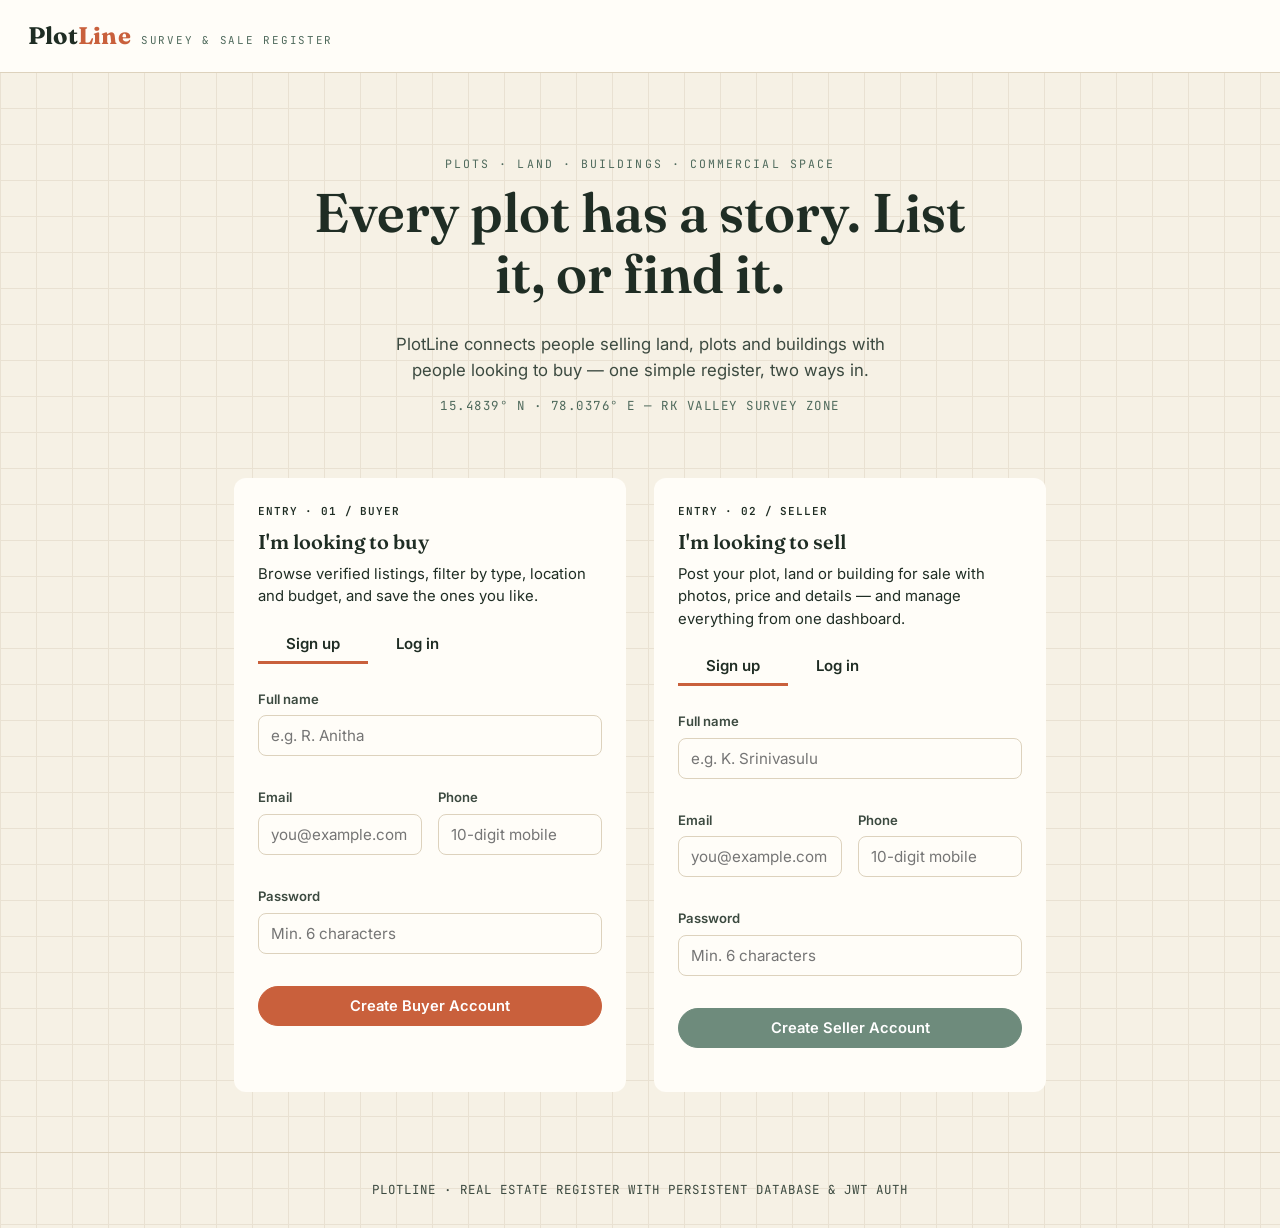
<file: index.html>
<!DOCTYPE html>
<html lang="en">
<head>
  <meta charset="UTF-8">
  <meta name="viewport" content="width=device-width, initial-scale=1.0">
  <title>PlotLine — Land, Plots &amp; Buildings Marketplace</title>
  <link rel="preconnect" href="https://fonts.googleapis.com">
  <link href="https://fonts.googleapis.com/css2?family=Fraunces:opsz,wght@9..144,500;9..144,600;9..144,700&family=Inter:wght@400;500;600;700&family=JetBrains+Mono:wght@400;600;700&display=swap" rel="stylesheet">
  <link rel="stylesheet" href="css/style.css">
  <style>
    /* Auth form styles */
    .auth-section {
      max-width: 860px;
      margin: 0 auto;
      padding: 0 24px 60px;
    }
    .auth-tabs {
      display: flex;
      gap: 0;
      border-bottom: 2px solid var(--ink-1);
      margin-bottom: 28px;
    }
    .auth-tab {
      padding: 10px 28px;
      background: none;
      border: none;
      font: 600 15px/1 var(--font-body);
      color: var(--ink-3);
      cursor: pointer;
      border-bottom: 3px solid transparent;
      margin-bottom: -2px;
      transition: color .15s, border-color .15s;
    }
    .auth-tab.active {
      color: var(--ink);
      border-bottom-color: var(--clay);
    }
    .auth-tab:hover { color: var(--ink); }

    .auth-form {
      display: grid;
      grid-template-columns: 1fr 1fr;
      gap: 16px;
    }
    .auth-form .field-full {
      grid-column: 1 / -1;
    }
    .auth-cards {
      display: grid;
      grid-template-columns: 1fr 1fr;
      gap: 28px;
      max-width: 860px;
      margin: 0 auto;
      padding: 0 24px 60px;
    }
    @media (max-width: 600px) {
      .auth-cards { grid-template-columns: 1fr; }
      .auth-form { grid-template-columns: 1fr; }
    }
    .auth-card {
      background: var(--paper);
      border: 1.5px solid var(--ink-1);
      border-radius: 12px;
      padding: 28px 24px;
    }
    .auth-card .stamp-no {
      font: 600 11px/1 var(--font-mono);
      text-transform: uppercase;
      letter-spacing: .08em;
      color: var(--ink-3);
      display: block;
      margin-bottom: 10px;
    }
    .auth-card h2 { margin: 0 0 6px; font-size: 1.25rem; }
    .auth-card p { margin: 0 0 18px; color: var(--ink-3); font-size: .93rem; }
    .auth-switcher {
      margin-top: 14px;
      text-align: center;
      font-size: .88rem;
      color: var(--ink-3);
    }
    .auth-switcher button {
      background: none;
      border: none;
      color: var(--clay);
      font: inherit;
      cursor: pointer;
      text-decoration: underline;
    }
  </style>
</head>
<body>

  <header class="site-header">
    <a href="index.html" class="brand">
      <span class="brand-mark">Plot<span>Line</span></span>
      <span class="brand-tag">Survey &amp; Sale Register</span>
    </a>
  </header>

  <section class="hero">
    <p class="eyebrow">Plots · Land · Buildings · Commercial Space</p>
    <h1>Every plot has a story. List it, or find it.</h1>
    <p class="lede">PlotLine connects people selling land, plots and buildings with people looking to buy — one simple register, two ways in.</p>
    <p class="coords">15.4839° N · 78.0376° E — RK Valley Survey Zone</p>
  </section>

  <!-- Auth Cards -->
  <div class="auth-cards">

    <!-- Buyer Card -->
    <div class="auth-card">
      <span class="stamp-no">Entry · 01 / Buyer</span>
      <h2>I'm looking to buy</h2>
      <p>Browse verified listings, filter by type, location and budget, and save the ones you like.</p>

      <div class="auth-tabs">
        <button class="auth-tab active" id="tabSignup" onclick="switchTab('signup', 'buyer')">Sign up</button>
        <button class="auth-tab" id="tabLogin" onclick="switchTab('login', 'buyer')">Log in</button>
      </div>

      <!-- Buyer Signup Form -->
      <div id="buyerSignupForm" class="auth-form">
        <div class="field field-full">
          <label for="bSignupName">Full name</label>
          <input type="text" id="bSignupName" placeholder="e.g. R. Anitha" autocomplete="name">
        </div>
        <div class="field">
          <label for="bSignupEmail">Email</label>
          <input type="email" id="bSignupEmail" placeholder="you@example.com">
        </div>
        <div class="field">
          <label for="bSignupPhone">Phone</label>
          <input type="tel" id="bSignupPhone" placeholder="10-digit mobile">
        </div>
        <div class="field field-full">
          <label for="bSignupPassword">Password</label>
          <input type="password" id="bSignupPassword" placeholder="Min. 6 characters">
        </div>
        <div class="field field-full">
          <button class="btn btn-clay btn-full" onclick="doSignup('buyer')">Create Buyer Account</button>
        </div>
      </div>

      <!-- Buyer Login Form -->
      <div id="buyerLoginForm" class="auth-form" style="display:none">
        <div class="field field-full">
          <label for="bLoginEmail">Email</label>
          <input type="email" id="bLoginEmail" placeholder="you@example.com">
        </div>
        <div class="field field-full">
          <label for="bLoginPassword">Password</label>
          <input type="password" id="bLoginPassword" placeholder="Your password">
        </div>
        <div class="field field-full">
          <button class="btn btn-clay btn-full" onclick="doLogin('buyer')">Login as Buyer</button>
        </div>
      </div>
    </div>

    <!-- Seller Card -->
    <div class="auth-card">
      <span class="stamp-no">Entry · 02 / Seller</span>
      <h2>I'm looking to sell</h2>
      <p>Post your plot, land or building for sale with photos, price and details — and manage everything from one dashboard.</p>

      <div class="auth-tabs">
        <button class="auth-tab active" id="sTabSignup" onclick="switchTab('signup', 'seller')">Sign up</button>
        <button class="auth-tab" id="sTabLogin" onclick="switchTab('login', 'seller')">Log in</button>
      </div>

      <!-- Seller Signup Form -->
      <div id="sellerSignupForm" class="auth-form">
        <div class="field field-full">
          <label for="sSignupName">Full name</label>
          <input type="text" id="sSignupName" placeholder="e.g. K. Srinivasulu" autocomplete="name">
        </div>
        <div class="field">
          <label for="sSignupEmail">Email</label>
          <input type="email" id="sSignupEmail" placeholder="you@example.com">
        </div>
        <div class="field">
          <label for="sSignupPhone">Phone</label>
          <input type="tel" id="sSignupPhone" placeholder="10-digit mobile">
        </div>
        <div class="field field-full">
          <label for="sSignupPassword">Password</label>
          <input type="password" id="sSignupPassword" placeholder="Min. 6 characters">
        </div>
        <div class="field field-full">
          <button class="btn btn-sage btn-full" onclick="doSignup('seller')">Create Seller Account</button>
        </div>
      </div>

      <!-- Seller Login Form -->
      <div id="sellerLoginForm" class="auth-form" style="display:none">
        <div class="field field-full">
          <label for="sLoginEmail">Email</label>
          <input type="email" id="sLoginEmail" placeholder="you@example.com">
        </div>
        <div class="field field-full">
          <label for="sLoginPassword">Password</label>
          <input type="password" id="sLoginPassword" placeholder="Your password">
        </div>
        <div class="field field-full">
          <button class="btn btn-sage btn-full" onclick="doLogin('seller')">Login as Seller</button>
        </div>
      </div>
    </div>

  </div><!-- /auth-cards -->

  <footer class="site-footer">PlotLine · Real estate register with persistent database &amp; JWT auth</footer>

  <div class="toast" id="toast"></div>

  <script src="js/data.js"></script>
  <script src="js/api.js"></script>
  <script>
    // Redirect if already logged in
    document.addEventListener('DOMContentLoaded', () => {
      if (isAuthenticated()) {
        const user = getUser();
        if (user && user.role) {
          window.location.href = user.role === 'admin' ? 'admin.html' : user.role === 'buyer' ? 'buyer.html' : 'seller.html';
        }
      }

      // Enter key on password fields
      ['bSignupPassword','bLoginPassword','sSignupPassword','sLoginPassword'].forEach(id => {
        const el = document.getElementById(id);
        if (el) el.addEventListener('keypress', e => {
          if (e.key === 'Enter') {
            const role = id.startsWith('b') ? 'buyer' : 'seller';
            const isLogin = id.includes('Login');
            isLogin ? doLogin(role) : doSignup(role);
          }
        });
      });
    });

    function switchTab(tab, role) {
      const prefix = role === 'buyer' ? 'b' : 's';
      const tabPrefix = role === 'buyer' ? '' : 's';
      const signupTabId = role === 'buyer' ? 'tabSignup' : 'sTabSignup';
      const loginTabId  = role === 'buyer' ? 'tabLogin'  : 'sTabLogin';
      const signupFormId = role === 'buyer' ? 'buyerSignupForm'  : 'sellerSignupForm';
      const loginFormId  = role === 'buyer' ? 'buyerLoginForm'   : 'sellerLoginForm';

      document.getElementById(signupTabId).classList.toggle('active', tab === 'signup');
      document.getElementById(loginTabId).classList.toggle('active',  tab === 'login');
      document.getElementById(signupFormId).style.display = tab === 'signup' ? 'grid' : 'none';
      document.getElementById(loginFormId).style.display  = tab === 'login'  ? 'grid' : 'none';
    }

    async function doSignup(role) {
      const prefix = role === 'buyer' ? 'b' : 's';
      const name     = document.getElementById(prefix + 'SignupName')?.value.trim();
      const email    = document.getElementById(prefix + 'SignupEmail')?.value.trim();
      const phone    = document.getElementById(prefix + 'SignupPhone')?.value.trim();
      const password = document.getElementById(prefix + 'SignupPassword')?.value;

      if (!name || !email || !phone || !password) {
        showToast('Please fill in all fields'); return;
      }
      if (!/^[\w\.-]+@[\w\.-]+\.\w+$/.test(email)) {
        showToast('Please enter a valid email'); return;
      }
      if (!/^\d{10}$/.test(phone.replace(/\D/g, ''))) {
        showToast('Please enter a valid 10-digit phone'); return;
      }
      if (password.length < 6) {
        showToast('Password must be at least 6 characters'); return;
      }

      try {
        const response = await authAPI.signup(name, email, phone, password, role);
        setAuthToken(response.token);
        setUser({ id: response.user.id, name: response.user.name, email: response.user.email, role: response.user.role });
        showToast('Account created! Redirecting…');
        setTimeout(() => {
  const r = response.user.role;
  window.location.href = r === 'admin' ? 'admin.html' : r === 'buyer' ? 'buyer.html' : 'seller.html';
}, 1200);
      } catch(err) { console.error(err); }
    }

    async function doLogin(role) {
      const prefix = role === 'buyer' ? 'b' : 's';
      const email    = document.getElementById(prefix + 'LoginEmail')?.value.trim();
      const password = document.getElementById(prefix + 'LoginPassword')?.value;

      if (!email || !password) { showToast('Please enter email and password'); return; }

      try {
        const response = await authAPI.login(email, password);
        setAuthToken(response.token);
        setUser({ id: response.user.id, name: response.user.name, email: response.user.email, role: response.user.role });
        showToast('Logged in! Redirecting…');
      setTimeout(() => {
  const r = response.user.role;
  window.location.href = r === 'admin' ? 'admin.html' : r === 'buyer' ? 'buyer.html' : 'seller.html';
}, 1200);
      } catch(err) { console.error(err); }
    }
  </script>
</body>
</html>
</file>
<file: css/style.css>
/* =========================================================
   PlotLine — design tokens
   ========================================================= */
:root {
  --ink: #1f2d24;
  --ink-soft: #3c4a40;
  --parchment: #f6f1e5;
  --paper: #fffdf8;
  --clay: #c9603c;
  --clay-dark: #a64b2c;
  --sage: #6e8b7c;
  --sage-dark: #4f6a5c;
  --gold: #c9a659;
  --line: #ddd2bd;
  --line-soft: #e9e1d2;
  --danger: #b3432e;

  --font-display: 'Fraunces', Georgia, serif;
  --font-body: 'Inter', system-ui, -apple-system, Segoe UI, sans-serif;
  --font-mono: 'JetBrains Mono', 'Courier New', monospace;

  --radius: 10px;
  --shadow: 0 10px 30px -15px rgba(31, 45, 36, 0.35);
}

* { box-sizing: border-box; }

html, body {
  margin: 0;
  padding: 0;
}

body {
  font-family: var(--font-body);
  color: var(--ink);
  background-color: var(--parchment);
  background-image:
    linear-gradient(var(--line-soft) 1px, transparent 1px),
    linear-gradient(90deg, var(--line-soft) 1px, transparent 1px);
  background-size: 36px 36px;
  min-height: 100vh;
  line-height: 1.5;
}

img { max-width: 100%; display: block; }

a { color: inherit; }

h1, h2, h3, h4 {
  font-family: var(--font-display);
  font-weight: 600;
  margin: 0 0 0.4em;
  color: var(--ink);
}

.eyebrow {
  font-family: var(--font-mono);
  font-size: 0.72rem;
  letter-spacing: 0.18em;
  text-transform: uppercase;
  color: var(--sage-dark);
}

/* =========================================================
   Layout shells
   ========================================================= */
.site-header {
  display: flex;
  align-items: center;
  justify-content: space-between;
  gap: 16px;
  padding: 18px 28px;
  border-bottom: 1px solid var(--line);
  background: var(--paper);
  flex-wrap: wrap;
}

.brand {
  display: flex;
  align-items: baseline;
  gap: 10px;
  text-decoration: none;
}

.brand-mark {
  font-family: var(--font-display);
  font-size: 1.5rem;
  font-weight: 700;
  letter-spacing: 0.01em;
}

.brand-mark span { color: var(--clay); }

.brand-tag {
  font-family: var(--font-mono);
  font-size: 0.68rem;
  letter-spacing: 0.16em;
  text-transform: uppercase;
  color: var(--sage-dark);
}

.header-meta {
  display: flex;
  align-items: center;
  gap: 14px;
  font-size: 0.9rem;
}

.role-pill {
  font-family: var(--font-mono);
  font-size: 0.7rem;
  letter-spacing: 0.08em;
  text-transform: uppercase;
  padding: 5px 12px;
  border: 1px solid var(--line);
  border-radius: 999px;
  background: var(--parchment);
  color: var(--ink-soft);
}

.role-pill.seller { border-color: var(--sage); color: var(--sage-dark); }
.role-pill.buyer { border-color: var(--clay); color: var(--clay-dark); }

.container {
  max-width: 1160px;
  margin: 0 auto;
  padding: 32px 28px 64px;
}

/* =========================================================
   Buttons & form controls
   ========================================================= */
.btn {
  font-family: var(--font-body);
  font-size: 0.92rem;
  font-weight: 600;
  border: 1px solid var(--ink);
  border-radius: 999px;
  padding: 10px 22px;
  background: transparent;
  color: var(--ink);
  cursor: pointer;
  transition: transform 0.12s ease, background 0.15s ease, color 0.15s ease, box-shadow 0.15s ease;
  text-decoration: none;
  display: inline-flex;
  align-items: center;
  gap: 8px;
  white-space: nowrap;
}

.btn:hover { transform: translateY(-1px); }

.btn-primary {
  background: var(--ink);
  color: var(--parchment);
}
.btn-primary:hover { background: var(--clay); border-color: var(--clay); }

.btn-clay {
  background: var(--clay);
  border-color: var(--clay);
  color: #fff;
}
.btn-clay:hover { background: var(--clay-dark); border-color: var(--clay-dark); }

.btn-sage {
  background: var(--sage);
  border-color: var(--sage);
  color: #fff;
}
.btn-sage:hover { background: var(--sage-dark); border-color: var(--sage-dark); }

.btn-ghost {
  background: transparent;
  border-color: var(--line);
  color: var(--ink-soft);
}
.btn-ghost:hover { border-color: var(--ink); color: var(--ink); }

.btn-danger {
  background: transparent;
  border-color: var(--danger);
  color: var(--danger);
}
.btn-danger:hover { background: var(--danger); color: #fff; }

.btn-sm { padding: 7px 14px; font-size: 0.8rem; }
.btn-full { width: 100%; justify-content: center; }
.btn[disabled] { opacity: 0.45; cursor: not-allowed; transform: none; }

label {
  display: block;
  font-size: 0.82rem;
  font-weight: 600;
  margin-bottom: 6px;
  color: var(--ink-soft);
}

input, select, textarea {
  width: 100%;
  font-family: var(--font-body);
  font-size: 0.95rem;
  padding: 10px 12px;
  border: 1px solid var(--line);
  border-radius: 8px;
  background: var(--paper);
  color: var(--ink);
}

input:focus, select:focus, textarea:focus {
  outline: 2px solid var(--sage);
  outline-offset: 1px;
  border-color: var(--sage);
}

textarea { resize: vertical; min-height: 90px; }

.field { margin-bottom: 16px; }

.field-row {
  display: grid;
  grid-template-columns: 1fr 1fr;
  gap: 14px;
}

.unit-row {
  display: grid;
  grid-template-columns: 2fr 1fr;
  gap: 10px;
}

@media (max-width: 640px) {
  .field-row { grid-template-columns: 1fr; }
}

/* =========================================================
   Hero (index page)
   ========================================================= */
.hero {
  padding: 70px 28px 50px;
  text-align: center;
  max-width: 760px;
  margin: 0 auto;
}

.hero h1 {
  font-size: clamp(2.2rem, 5vw, 3.4rem);
  line-height: 1.12;
  margin-bottom: 0.5em;
}

.hero .lede {
  font-size: 1.05rem;
  color: var(--ink-soft);
  max-width: 540px;
  margin: 0 auto 8px;
}

.coords {
  margin-top: 14px;
  font-family: var(--font-mono);
  font-size: 0.78rem;
  letter-spacing: 0.12em;
  color: var(--sage-dark);
  text-transform: uppercase;
}

/* role picker */
.role-grid {
  display: grid;
  grid-template-columns: 1fr 1fr;
  gap: 22px;
  max-width: 920px;
  margin: 48px auto 0;
  padding: 0 28px 60px;
}

@media (max-width: 760px) {
  .role-grid { grid-template-columns: 1fr; }
}

.role-card {
  background: var(--paper);
  border: 1px solid var(--line);
  border-radius: 14px;
  padding: 30px 28px;
  text-align: left;
  box-shadow: var(--shadow);
  position: relative;
  overflow: hidden;
}

.role-card::before {
  content: '';
  position: absolute;
  top: 0; left: 0; right: 0;
  height: 6px;
}

.role-card.buyer::before { background: var(--clay); }
.role-card.seller::before { background: var(--sage); }

.role-card .stamp-no {
  font-family: var(--font-mono);
  font-size: 0.7rem;
  letter-spacing: 0.18em;
  text-transform: uppercase;
  color: var(--ink-soft);
  display: block;
  margin-bottom: 10px;
}

.role-card h2 { font-size: 1.5rem; margin-bottom: 0.3em; }
.role-card p { color: var(--ink-soft); font-size: 0.92rem; margin-bottom: 18px; }

.role-card ul {
  list-style: none;
  padding: 0;
  margin: 0 0 22px;
  font-size: 0.86rem;
  color: var(--ink-soft);
}
.role-card li {
  padding: 5px 0;
  border-top: 1px dashed var(--line);
}
.role-card li:first-child { border-top: none; }

.name-field {
  display: flex;
  gap: 8px;
  margin-top: 6px;
}

.name-field input { flex: 1; }

/* =========================================================
   Search / filter bar
   ========================================================= */
.toolbar {
  background: var(--paper);
  border: 1px solid var(--line);
  border-radius: var(--radius);
  padding: 18px;
  margin-bottom: 26px;
  box-shadow: var(--shadow);
}

.toolbar-grid {
  display: grid;
  grid-template-columns: 2fr 1.2fr 1fr 1fr 1fr auto;
  gap: 12px;
  align-items: end;
}

@media (max-width: 980px) {
  .toolbar-grid { grid-template-columns: 1fr 1fr; }
}
@media (max-width: 560px) {
  .toolbar-grid { grid-template-columns: 1fr; }
}

.toolbar-grid .field { margin-bottom: 0; }

.results-bar {
  display: flex;
  justify-content: space-between;
  align-items: center;
  margin-bottom: 16px;
  flex-wrap: wrap;
  gap: 10px;
}

.results-count {
  font-family: var(--font-mono);
  font-size: 0.78rem;
  letter-spacing: 0.06em;
  color: var(--ink-soft);
  text-transform: uppercase;
}

.tabs {
  display: flex;
  gap: 6px;
  border-bottom: 1px solid var(--line);
  margin-bottom: 22px;
}

.tab {
  font-family: var(--font-mono);
  font-size: 0.78rem;
  letter-spacing: 0.1em;
  text-transform: uppercase;
  padding: 10px 16px;
  border: none;
  background: transparent;
  cursor: pointer;
  color: var(--ink-soft);
  border-bottom: 2px solid transparent;
}

.tab.active {
  color: var(--ink);
  border-bottom-color: var(--clay);
  font-weight: 700;
}

/* =========================================================
   Survey cards (listing cards) — signature element
   ========================================================= */
.listing-grid {
  display: grid;
  grid-template-columns: repeat(auto-fill, minmax(290px, 1fr));
  gap: 22px;
}

.survey-card {
  background: var(--paper);
  border: 1px dashed var(--line);
  border-radius: var(--radius);
  position: relative;
  overflow: hidden;
  display: flex;
  flex-direction: column;
  transition: box-shadow 0.18s ease, transform 0.18s ease;
}

.survey-card:hover {
  box-shadow: var(--shadow);
  transform: translateY(-2px);
}

.survey-card .card-media {
  height: 160px;
  background: linear-gradient(135deg, var(--line-soft), var(--parchment));
  display: flex;
  align-items: center;
  justify-content: center;
  position: relative;
  overflow: hidden;
}

.survey-card .card-media img {
  width: 100%; height: 100%; object-fit: cover;
}

.card-media .no-image {
  font-family: var(--font-mono);
  font-size: 0.7rem;
  letter-spacing: 0.14em;
  text-transform: uppercase;
  color: var(--sage-dark);
}

.plot-stamp {
  position: absolute;
  top: 10px;
  right: -28px;
  background: var(--gold);
  color: var(--ink);
  font-family: var(--font-mono);
  font-size: 0.66rem;
  font-weight: 700;
  letter-spacing: 0.12em;
  padding: 4px 34px;
  transform: rotate(8deg);
  box-shadow: 0 2px 6px rgba(0,0,0,0.15);
}

.status-tag {
  position: absolute;
  top: 10px;
  left: 10px;
  font-family: var(--font-mono);
  font-size: 0.64rem;
  letter-spacing: 0.12em;
  text-transform: uppercase;
  padding: 4px 10px;
  border-radius: 999px;
  background: rgba(255,255,255,0.92);
  border: 1px solid var(--line);
}

.status-tag.available { color: var(--sage-dark); border-color: var(--sage); }
.status-tag.sold { color: var(--danger); border-color: var(--danger); }

.card-body {
  padding: 16px;
  display: flex;
  flex-direction: column;
  gap: 8px;
  flex: 1;
}

.card-type {
  font-family: var(--font-mono);
  font-size: 0.68rem;
  letter-spacing: 0.14em;
  text-transform: uppercase;
  color: var(--sage-dark);
}

.card-title {
  font-size: 1.05rem;
  font-family: var(--font-display);
  font-weight: 600;
  line-height: 1.3;
  margin: 0;
}

.card-location {
  font-size: 0.85rem;
  color: var(--ink-soft);
}

.card-meta-row {
  display: flex;
  justify-content: space-between;
  align-items: baseline;
  margin-top: auto;
  padding-top: 10px;
  border-top: 1px dashed var(--line);
}

.card-price {
  font-family: var(--font-mono);
  font-weight: 700;
  font-size: 1.05rem;
  color: var(--ink);
}

.card-area {
  font-family: var(--font-mono);
  font-size: 0.78rem;
  color: var(--ink-soft);
}

.card-actions {
  display: flex;
  gap: 8px;
  margin-top: 4px;
}

.fav-btn {
  border: 1px solid var(--line);
  background: var(--paper);
  border-radius: 999px;
  width: 38px;
  height: 38px;
  display: flex;
  align-items: center;
  justify-content: center;
  cursor: pointer;
  font-size: 1.1rem;
  flex-shrink: 0;
  transition: border-color 0.15s ease;
}

.fav-btn.active { border-color: var(--clay); color: var(--clay); }
.fav-btn:hover { border-color: var(--clay); }

.empty-state {
  text-align: center;
  padding: 60px 20px;
  border: 1px dashed var(--line);
  border-radius: var(--radius);
  background: var(--paper);
  color: var(--ink-soft);
}

.empty-state h3 { margin-bottom: 6px; }

/* =========================================================
   Modal (listing detail)
   ========================================================= */
.modal-overlay {
  position: fixed;
  inset: 0;
  background: rgba(31, 45, 36, 0.55);
  display: flex;
  align-items: center;
  justify-content: center;
  padding: 20px;
  z-index: 100;
}

.modal-overlay.hidden { display: none; }

.modal {
  background: var(--paper);
  border-radius: 14px;
  max-width: 640px;
  width: 100%;
  max-height: 88vh;
  overflow-y: auto;
  box-shadow: 0 30px 60px -20px rgba(0,0,0,0.4);
  position: relative;
}

.modal-close {
  position: absolute;
  top: 14px; right: 14px;
  background: var(--paper);
  border: 1px solid var(--line);
  border-radius: 999px;
  width: 34px; height: 34px;
  cursor: pointer;
  font-size: 1rem;
  z-index: 2;
}

.modal-media {
  height: 220px;
  background: linear-gradient(135deg, var(--line-soft), var(--parchment));
  display: flex;
  overflow-x: auto;
}

.modal-media img {
  height: 220px;
  width: auto;
  object-fit: cover;
  flex-shrink: 0;
}

.modal-media .no-image {
  margin: auto;
  font-family: var(--font-mono);
  font-size: 0.75rem;
  letter-spacing: 0.14em;
  text-transform: uppercase;
  color: var(--sage-dark);
}

.modal-body { padding: 24px; }

.modal-id {
  font-family: var(--font-mono);
  font-size: 0.72rem;
  letter-spacing: 0.16em;
  text-transform: uppercase;
  color: var(--sage-dark);
  margin-bottom: 6px;
}

.modal-price {
  font-family: var(--font-mono);
  font-weight: 700;
  font-size: 1.6rem;
  color: var(--ink);
  margin: 6px 0 14px;
}

.detail-grid {
  display: grid;
  grid-template-columns: repeat(3, 1fr);
  gap: 10px;
  margin: 16px 0;
  font-family: var(--font-mono);
  font-size: 0.78rem;
}

@media (max-width: 520px) {
  .detail-grid { grid-template-columns: repeat(2, 1fr); }
}

.detail-grid .item {
  border: 1px solid var(--line);
  border-radius: 8px;
  padding: 8px 10px;
}

.detail-grid .item span {
  display: block;
  color: var(--sage-dark);
  text-transform: uppercase;
  letter-spacing: 0.08em;
  font-size: 0.62rem;
  margin-bottom: 2px;
}

.contact-card {
  margin-top: 18px;
  border-top: 1px solid var(--line);
  padding-top: 16px;
}

.contact-card h4 { margin-bottom: 8px; font-size: 0.95rem; }

.contact-row {
  display: flex;
  justify-content: space-between;
  font-size: 0.9rem;
  padding: 6px 0;
  border-bottom: 1px dashed var(--line-soft);
}
.contact-row:last-child { border-bottom: none; }
.contact-row .label { color: var(--ink-soft); }
.contact-row .value { font-family: var(--font-mono); font-weight: 600; }

/* =========================================================
   Seller dashboard
   ========================================================= */
.stats-grid {
  display: grid;
  grid-template-columns: repeat(4, 1fr);
  gap: 16px;
  margin-bottom: 28px;
}

@media (max-width: 760px) {
  .stats-grid { grid-template-columns: repeat(2, 1fr); }
}

.stat-card {
  background: var(--paper);
  border: 1px solid var(--line);
  border-radius: var(--radius);
  padding: 16px 18px;
}

.stat-card .stat-value {
  font-family: var(--font-mono);
  font-size: 1.8rem;
  font-weight: 700;
}

.stat-card .stat-label {
  font-size: 0.78rem;
  color: var(--ink-soft);
  text-transform: uppercase;
  letter-spacing: 0.08em;
  font-family: var(--font-mono);
}

.layout-two-col {
  display: grid;
  grid-template-columns: 380px 1fr;
  gap: 28px;
  align-items: start;
}

@media (max-width: 900px) {
  .layout-two-col { grid-template-columns: 1fr; }
}

.panel {
  background: var(--paper);
  border: 1px solid var(--line);
  border-radius: var(--radius);
  padding: 22px;
  box-shadow: var(--shadow);
}

.panel h2 { font-size: 1.2rem; margin-bottom: 4px; }
.panel .panel-sub { font-size: 0.82rem; color: var(--ink-soft); margin-bottom: 18px; }

.image-preview-row {
  display: flex;
  gap: 8px;
  flex-wrap: wrap;
  margin-top: 8px;
}

.image-preview-row img {
  width: 64px; height: 64px;
  object-fit: cover;
  border-radius: 6px;
  border: 1px solid var(--line);
}

/* listing management rows */
.manage-list {
  display: flex;
  flex-direction: column;
  gap: 14px;
}

.manage-row {
  display: grid;
  grid-template-columns: 70px 1fr auto;
  gap: 14px;
  align-items: center;
  border: 1px solid var(--line);
  border-radius: var(--radius);
  padding: 12px 14px;
  background: var(--paper);
}

@media (max-width: 640px) {
  .manage-row { grid-template-columns: 1fr; }
}

.manage-thumb {
  width: 70px; height: 70px;
  border-radius: 8px;
  overflow: hidden;
  background: var(--line-soft);
  display: flex; align-items: center; justify-content: center;
  font-family: var(--font-mono);
  font-size: 0.6rem;
  color: var(--sage-dark);
  text-align: center;
}

.manage-thumb img { width: 100%; height: 100%; object-fit: cover; }

.manage-info .mi-title {
  font-family: var(--font-display);
  font-weight: 600;
  font-size: 1rem;
  margin-bottom: 2px;
}

.manage-info .mi-meta {
  font-family: var(--font-mono);
  font-size: 0.74rem;
  color: var(--ink-soft);
  display: flex;
  gap: 14px;
  flex-wrap: wrap;
  margin-top: 4px;
}

.manage-actions {
  display: flex;
  gap: 8px;
  flex-wrap: wrap;
}

/* toast */
.toast {
  position: fixed;
  bottom: 24px;
  left: 50%;
  transform: translateX(-50%) translateY(20px);
  background: var(--ink);
  color: var(--parchment);
  padding: 12px 22px;
  border-radius: 999px;
  font-size: 0.88rem;
  box-shadow: var(--shadow);
  opacity: 0;
  pointer-events: none;
  transition: opacity 0.25s ease, transform 0.25s ease;
  z-index: 200;
  font-family: var(--font-mono);
}

.toast.show {
  opacity: 1;
  transform: translateX(-50%) translateY(0);
}

/* footer */
.site-footer {
  text-align: center;
  padding: 28px;
  font-size: 0.78rem;
  color: var(--ink-soft);
  font-family: var(--font-mono);
  letter-spacing: 0.08em;
  text-transform: uppercase;
  border-top: 1px solid var(--line);
}

/* visually hidden */
.sr-only {
  position: absolute;
  width: 1px; height: 1px;
  overflow: hidden;
  clip: rect(0,0,0,0);
}

/* =========================================================
   Admin console
   ========================================================= */
.role-pill.admin { border-color: var(--gold); color: var(--clay-dark); }

.tab-panel { display: none; }
.tab-panel.active { display: block; }

.stats-grid-admin {
  display: grid;
  grid-template-columns: repeat(auto-fit, minmax(150px, 1fr));
  gap: 14px;
  margin-bottom: 28px;
}

.toolbar-grid-admin {
  grid-template-columns: 2fr 1fr 1fr auto;
}

@media (max-width: 980px) {
  .toolbar-grid-admin { grid-template-columns: 1fr 1fr; }
}
@media (max-width: 560px) {
  .toolbar-grid-admin { grid-template-columns: 1fr; }
}

.admin-table-wrap {
  overflow-x: auto;
  border: 1px solid var(--line);
  border-radius: var(--radius);
  background: var(--paper);
  box-shadow: var(--shadow);
}

.admin-table {
  width: 100%;
  border-collapse: collapse;
  font-size: 0.85rem;
}

.admin-table th, .admin-table td {
  padding: 10px 14px;
  text-align: left;
  border-bottom: 1px solid var(--line-soft);
  white-space: nowrap;
}

.admin-table th {
  font-family: var(--font-mono);
  font-size: 0.68rem;
  letter-spacing: 0.08em;
  text-transform: uppercase;
  color: var(--ink-soft);
  background: var(--parchment);
  position: sticky;
  top: 0;
}

.admin-table tbody tr:last-child td { border-bottom: none; }
.admin-table tbody tr:hover td { background: var(--line-soft); }

.admin-table td.cell-title {
  font-family: var(--font-display);
  font-weight: 600;
  white-space: normal;
  min-width: 160px;
}

.admin-table td.cell-mono {
  font-family: var(--font-mono);
  font-size: 0.78rem;
}

.admin-table td.cell-actions {
  display: flex;
  gap: 6px;
  flex-wrap: wrap;
}

.badge {
  display: inline-flex;
  align-items: center;
  gap: 5px;
  font-family: var(--font-mono);
  font-size: 0.66rem;
  letter-spacing: 0.06em;
  text-transform: uppercase;
  padding: 4px 10px;
  border-radius: 999px;
  border: 1px solid var(--line);
  white-space: nowrap;
}

.badge-dot {
  width: 6px; height: 6px;
  border-radius: 50%;
  display: inline-block;
}

.badge-online { border-color: var(--sage); color: var(--sage-dark); }
.badge-online .badge-dot { background: var(--sage); }

.badge-offline { color: var(--ink-soft); }
.badge-offline .badge-dot { background: var(--line); }

.badge-blocked { border-color: var(--danger); color: var(--danger); }
.badge-active { border-color: var(--sage); color: var(--sage-dark); }

.badge-admin { border-color: var(--gold); color: var(--clay-dark); }
.badge-buyer { border-color: var(--clay); color: var(--clay-dark); }
.badge-seller { border-color: var(--sage); color: var(--sage-dark); }

.role-select-sm {
  font-family: var(--font-mono);
  font-size: 0.72rem;
  padding: 6px 8px;
  border-radius: 6px;
  width: auto;
}

.pagination {
  display: flex;
  justify-content: center;
  align-items: center;
  gap: 14px;
  margin-top: 18px;
  font-family: var(--font-mono);
  font-size: 0.8rem;
  color: var(--ink-soft);
}

.list-row {
  display: flex;
  justify-content: space-between;
  align-items: center;
  gap: 12px;
  padding: 10px 0;
  border-bottom: 1px solid var(--line-soft);
  font-size: 0.86rem;
}
.list-row:last-child { border-bottom: none; }

.list-row .lr-main {
  display: flex;
  flex-direction: column;
  gap: 2px;
  min-width: 0;
}

.list-row .lr-title {
  font-weight: 600;
  overflow: hidden;
  text-overflow: ellipsis;
  white-space: nowrap;
}

.list-row .lr-sub {
  font-size: 0.74rem;
  color: var(--ink-soft);
  font-family: var(--font-mono);
}

.list-row .lr-time {
  font-family: var(--font-mono);
  font-size: 0.74rem;
  color: var(--ink-soft);
  white-space: nowrap;
  flex-shrink: 0;
}
</file>
